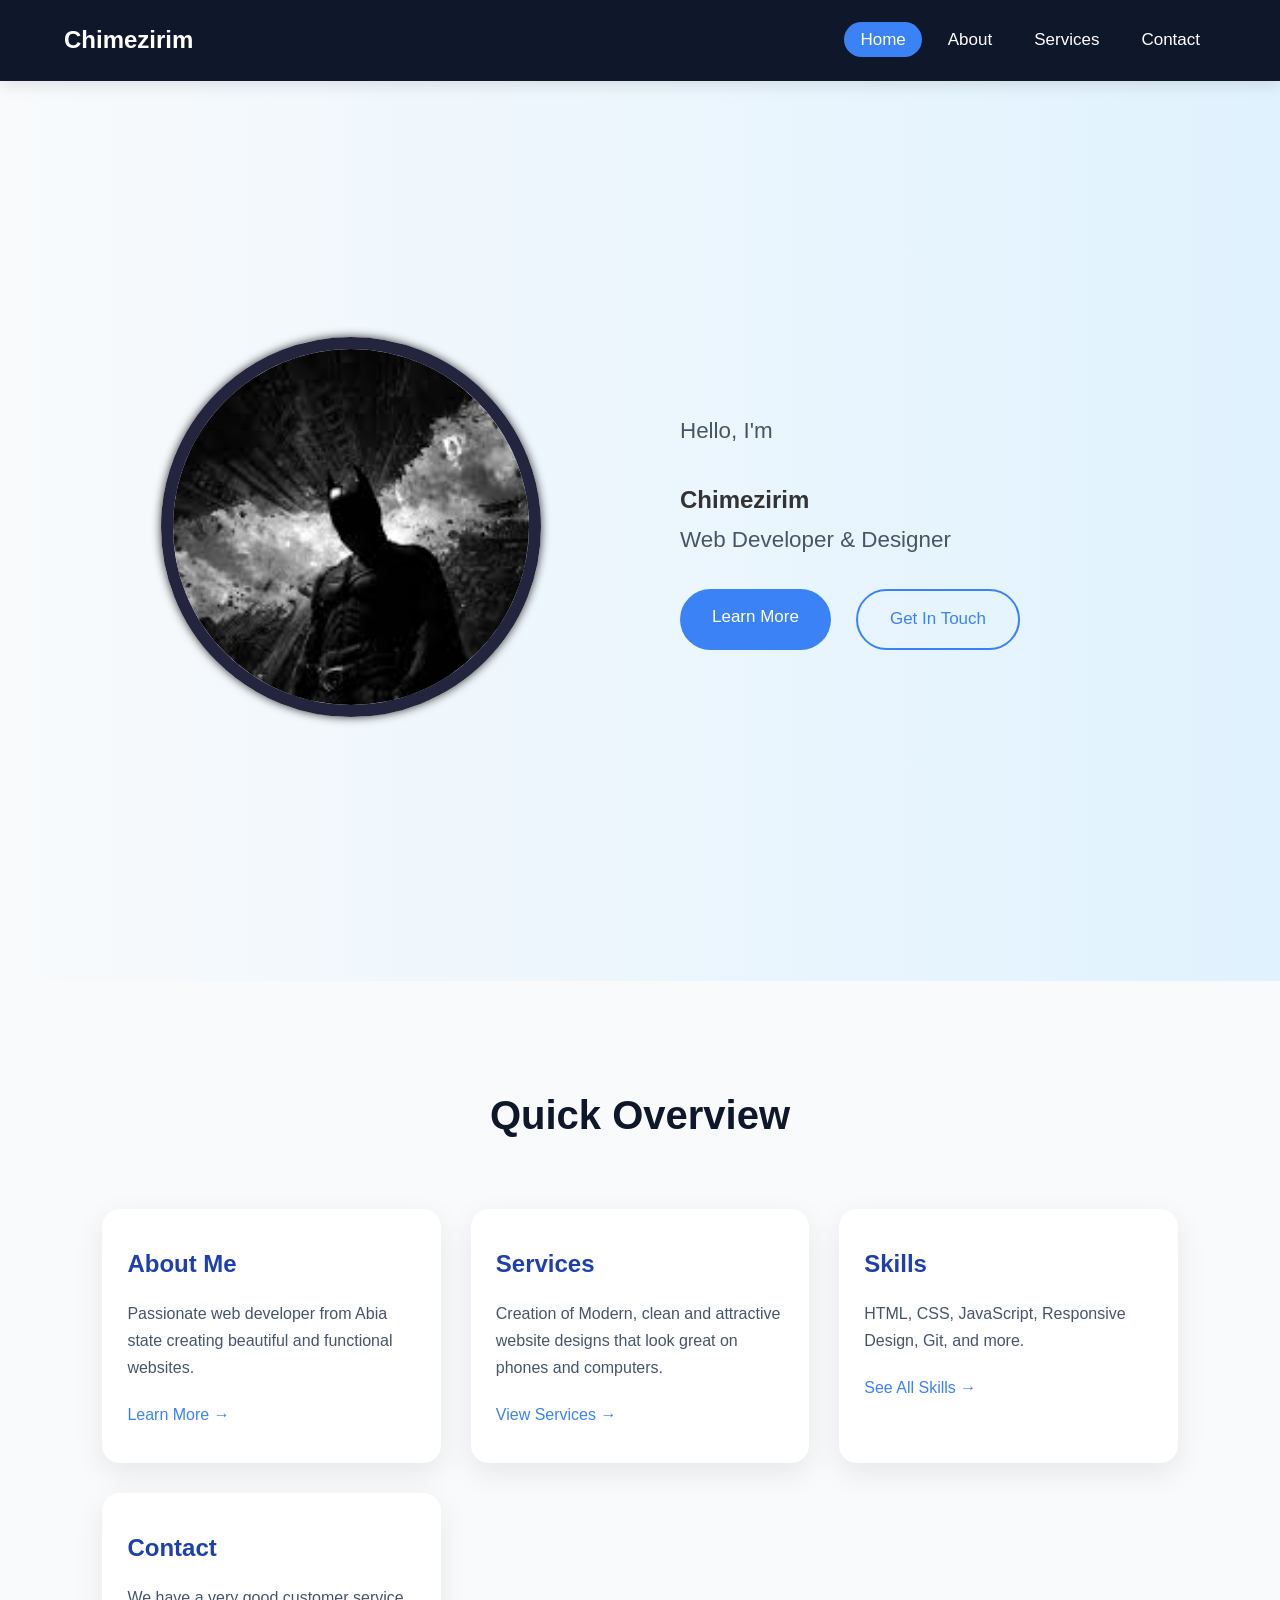
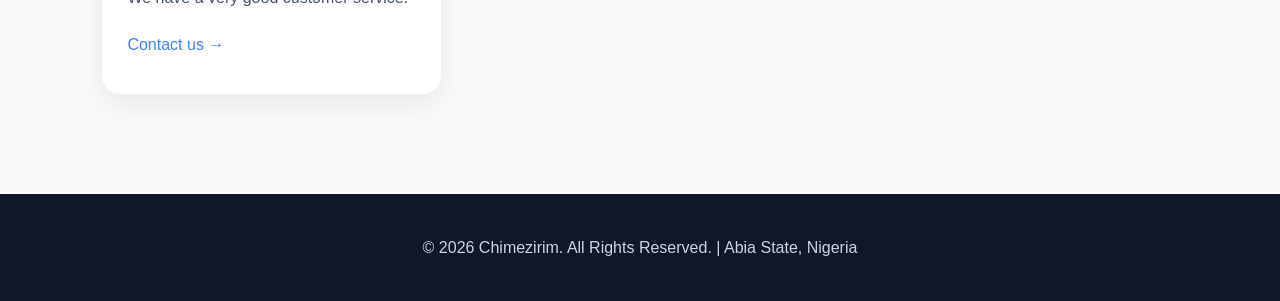
<file: index.html>
<!DOCTYPE html>
<html lang="en">
<head>
    <meta charset="UTF-8">
    <meta name="viewport" content="width=device-width, initial-scale=1.0">
    <title>Chimezirim - Web Developer</title>
    <link rel="stylesheet" href="style.css">
</head>
<body>

    <nav>
        <div class="logo">Chimezirim</div>
        <ul>
            <li><a href="index.html" class="active">Home</a></li>
            <li><a href="about.html">About</a></li>
            <li><a href="services.html">Services</a></li>
            <li><a href="contact.html">Contact</a></li>
        </ul>
    </nav>

    <!-- Hero Section -->
    <section class="hero">
        <div class="hero-content">
            <div class="profile-pic">
                <img src="bat.jpg" alt="Chimezirim">
            </div>

            <div class="text-content">
                <p>Hello, I'm</p>
                <h1>Chimezirim</h1>
                <p>Web Developer & Designer</p>
                
                <div class="buttons">
                    <a href="about.html" class="btn btn-primary">Learn More</a>
                    <a href="contact.html" class="btn btn-outline">Get In Touch</a>
                </div>
            </div>
        </div>
    </section>

    <!-- Short Teasers Section -->
    <section class="teasers">
        <div class="teasers-container">
            
            <h2>Quick Overview</h2>

            <div class="teaser-grid">
                
                <!-- About Teaser -->
                <div class="teaser-card">
                    <h3>About Me</h3>
                    <p>Passionate web developer from Abia state creating beautiful and functional websites.</p>
                    <a href="about.html" class="teaser-link">Learn More →</a>
                </div>

                <!-- Experience Teaser -->
                <div class="teaser-card">
                    <h3>Services</h3>
                    <p>Creation of Modern, clean and attractive website designs that look great on phones and computers.</p>
                    <a href="services.html" class="teaser-link">View Services →</a>
                </div>

                <!-- Skills Teaser -->
                <div class="teaser-card">
                    <h3>Skills</h3>
                    <p>HTML, CSS, JavaScript, Responsive Design, Git, and more.</p>
                    <a href="about.html" class="teaser-link">See All Skills →</a>
                </div>

                <!-- Projects Teaser -->
                <div class="teaser-card">
                    <h3>Contact</h3>
                    <p>We have a very good customer service.</p>
                    <a href="contact.html" class="teaser-link">Contact us →</a>
                </div>

            </div>
        </div>
    </section>

    <footer>
        <p>&copy; 2026 Chimezirim. All Rights Reserved. | Abia State, Nigeria</p>
    </footer>

</body>
</html>
</file>
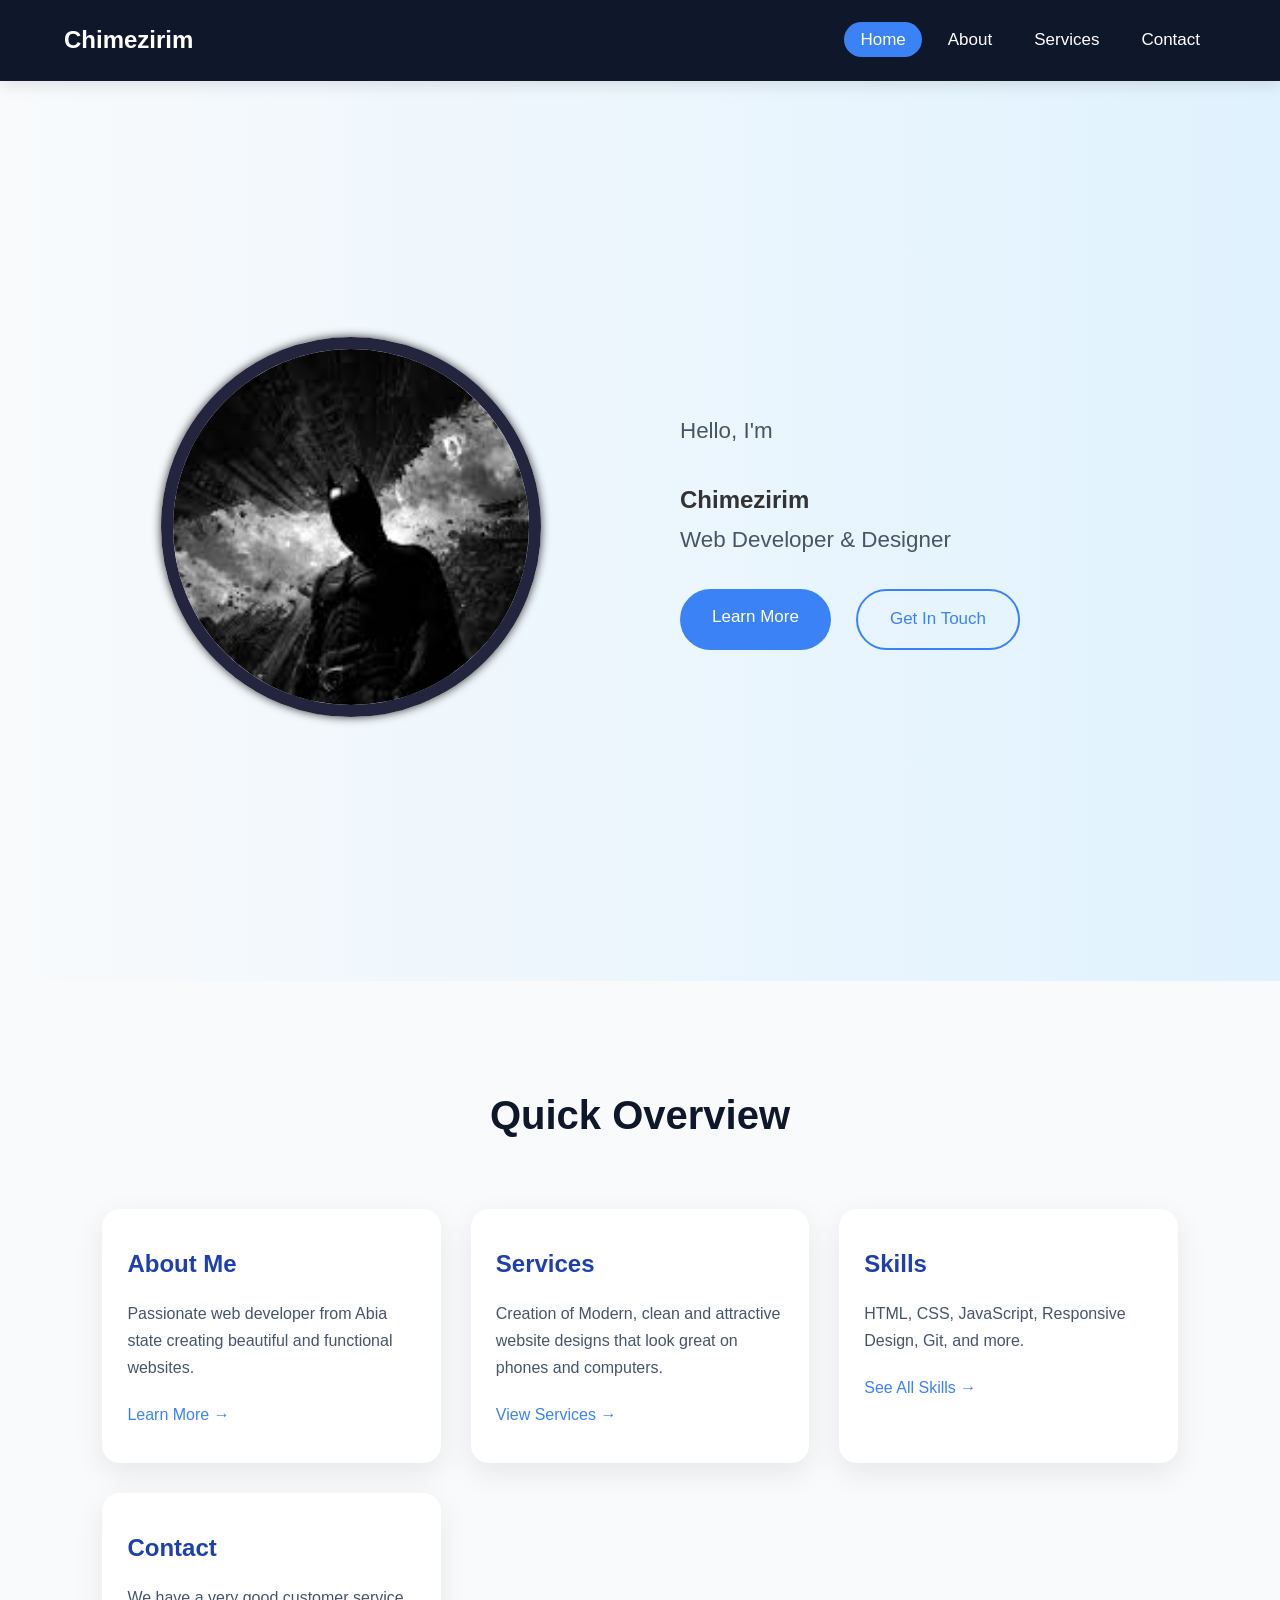
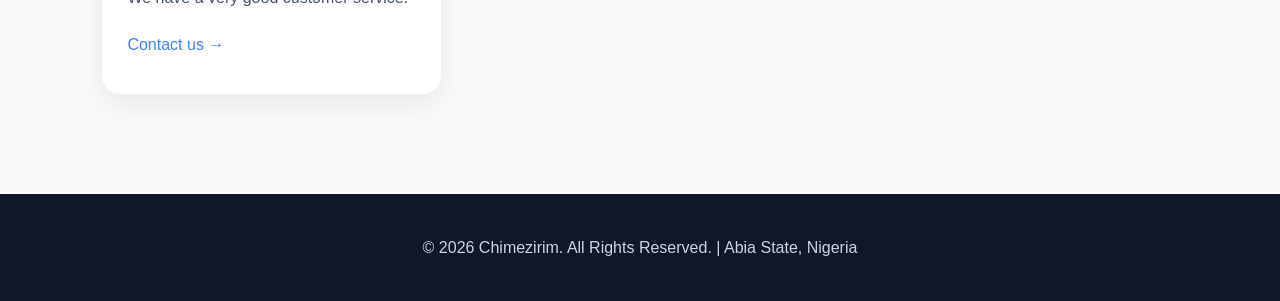
<file: website/index.html>
<!DOCTYPE html>
<html lang="en">
<head>
    <meta charset="UTF-8">
    <meta name="viewport" content="width=device-width, initial-scale=1.0">
    <title>Chimezirim - Web Developer</title>
    <link rel="stylesheet" href="style.css">
</head>
<body>

    <nav>
        <div class="logo">Chimezirim</div>
        <ul>
            <li><a href="index.html" class="active">Home</a></li>
            <li><a href="about.html">About</a></li>
            <li><a href="services.html">Services</a></li>
            <li><a href="contact.html">Contact</a></li>
        </ul>
    </nav>

    <!-- Hero Section -->
    <section class="hero">
        <div class="hero-content">
            <div class="profile-pic">
                <img src="bat.jpg" alt="Chimezirim">
            </div>

            <div class="text-content">
                <p>Hello, I'm</p>
                <h1>Chimezirim</h1>
                <p>Web Developer & Designer</p>
                
                <div class="buttons">
                    <a href="about.html" class="btn btn-primary">Learn More</a>
                    <a href="contact.html" class="btn btn-outline">Get In Touch</a>
                </div>
            </div>
        </div>
    </section>

    <!-- Short Teasers Section -->
    <section class="teasers">
        <div class="teasers-container">
            
            <h2>Quick Overview</h2>

            <div class="teaser-grid">
                
                <!-- About Teaser -->
                <div class="teaser-card">
                    <h3>About Me</h3>
                    <p>Passionate web developer from Abia state creating beautiful and functional websites.</p>
                    <a href="about.html" class="teaser-link">Learn More →</a>
                </div>

                <!-- Experience Teaser -->
                <div class="teaser-card">
                    <h3>Services</h3>
                    <p>Creation of Modern, clean and attractive website designs that look great on phones and computers.</p>
                    <a href="services.html" class="teaser-link">View Services →</a>
                </div>

                <!-- Skills Teaser -->
                <div class="teaser-card">
                    <h3>Skills</h3>
                    <p>HTML, CSS, JavaScript, Responsive Design, Git, and more.</p>
                    <a href="about.html" class="teaser-link">See All Skills →</a>
                </div>

                <!-- Projects Teaser -->
                <div class="teaser-card">
                    <h3>Contact</h3>
                    <p>We have a very good customer service.</p>
                    <a href="contact.html" class="teaser-link">Contact us →</a>
                </div>

            </div>
        </div>
    </section>

    <footer>
        <p>&copy; 2026 Chimezirim. All Rights Reserved. | Abia State, Nigeria</p>
    </footer>

</body>
</html>
</file>
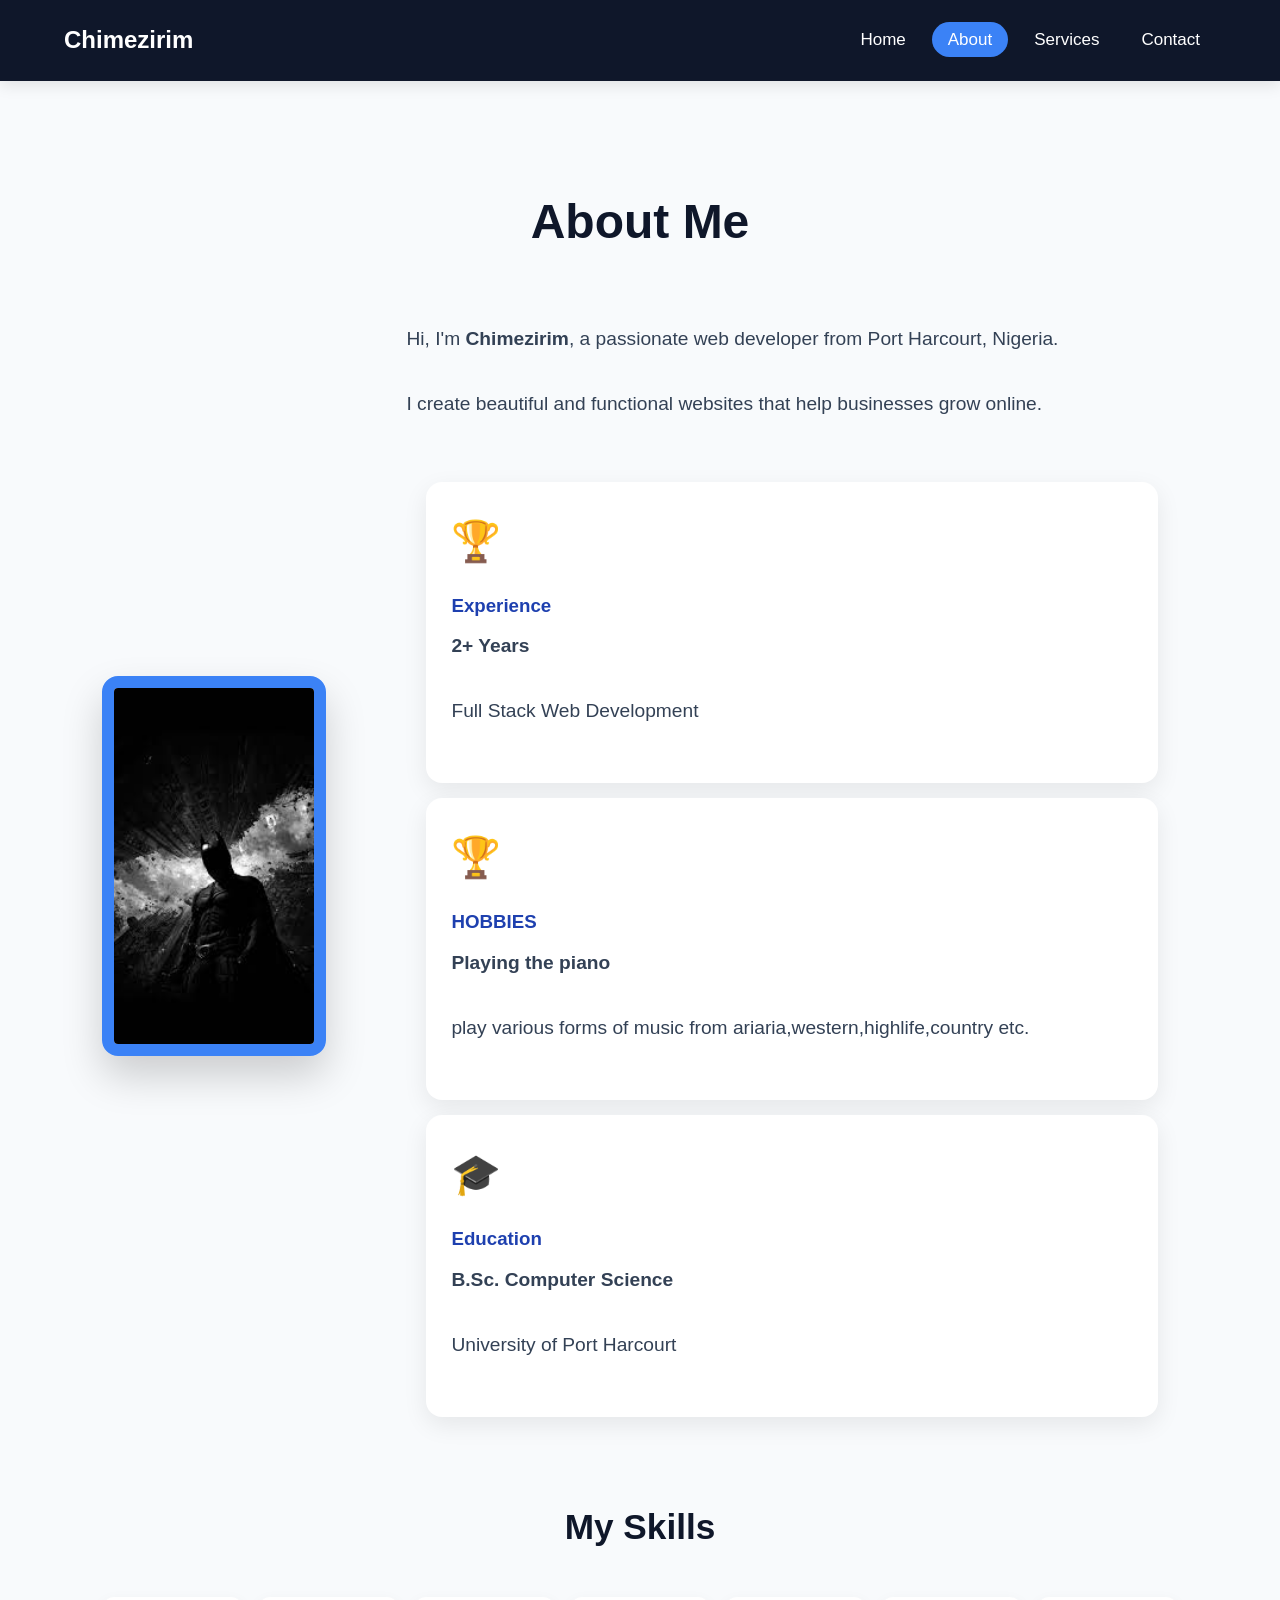
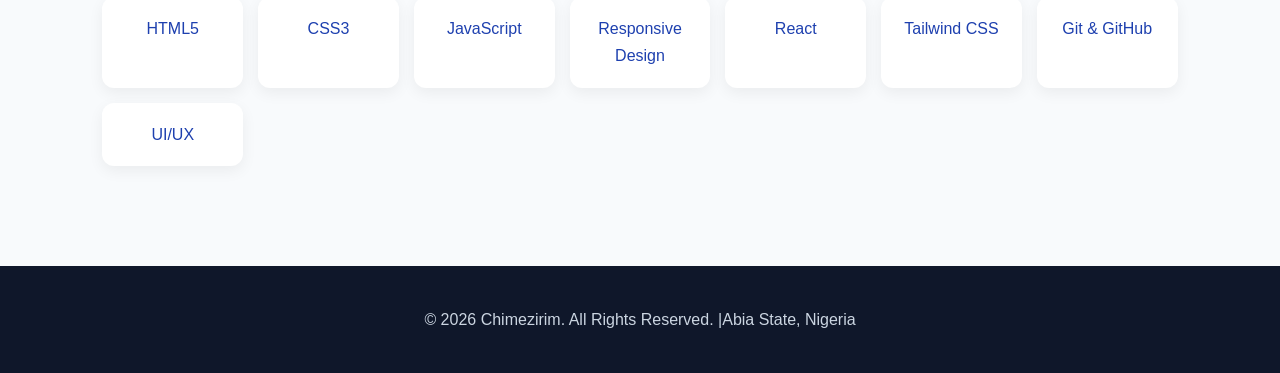
<file: about.html>
<!DOCTYPE html>
<html lang="en">
<head>
    <meta charset="UTF-8">
    <meta name="viewport" content="width=device-width, initial-scale=1.0">
    <title>About Me - Chimezirim</title>
    <link rel="stylesheet" href="style.css">
</head>
<body>

    <nav>
        <div class="logo">Chimezirim</div>
        <ul>
            <li><a href="index.html">Home</a></li>
            <li><a href="about.html" class="active">About</a></li>
            <li><a href="services.html">Services</a></li>
            <li><a href="contact.html">Contact</a></li>
        </ul>
    </nav>

    <section class="about-section">
        <div class="about-container">
            
            <h1>About Me</h1>
            
            <div class="about-content">
                <!-- Styled Profile Image -->
                <div class="about-image">
                    <img src="bat.jpg" alt="Chimezirim">
                </div>
                
                <!-- Text Content -->
                <div class="about-text">
                    <p>Hi, I'm <strong>Chimezirim</strong>, a passionate web developer from Port Harcourt, Nigeria.</p>
                    <p>I create beautiful and functional websites that help businesses grow online.</p>
                    
                    <div class="info-cards">
                        <div class="card">
                            <span class="icon">🏆</span>
                            <h3>Experience</h3>
                            <p class="detail">2+ Years</p>
                            <p>Full Stack Web Development</p>
                        </div>
			 <div class="card">
                            <span class="icon">🏆</span>
                            <h3>HOBBIES</h3>
                            <p class="detail">Playing the piano</p>
                            <p>play various forms of music from ariaria,western,highlife,country etc.</p>
                        </div>

                        <div class="card">
                            <span class="icon">🎓</span>
                            <h3>Education</h3>
                            <p class="detail">B.Sc. Computer Science</p>
                            <p>University of Port Harcourt</p>
                        </div>
                    </div>
                </div>
            </div>

            <!-- Skills & More About Me (kept from before) -->
            <div class="skills-section">
                <h2>My Skills</h2>
                <div class="skills-grid">
                    <div class="skill-item">HTML5</div>
                    <div class="skill-item">CSS3</div>
                    <div class="skill-item">JavaScript</div>
                    <div class="skill-item">Responsive Design</div>
                    <div class="skill-item">React</div>
                    <div class="skill-item">Tailwind CSS</div>
                    <div class="skill-item">Git & GitHub</div>
                    <div class="skill-item">UI/UX</div>
                </div>
            </div>

        </div>
    </section>

    <footer>
        <p>&copy; 2026 Chimezirim. All Rights Reserved. |Abia State, Nigeria</p>
    </footer>

</body>
</html>
</file>
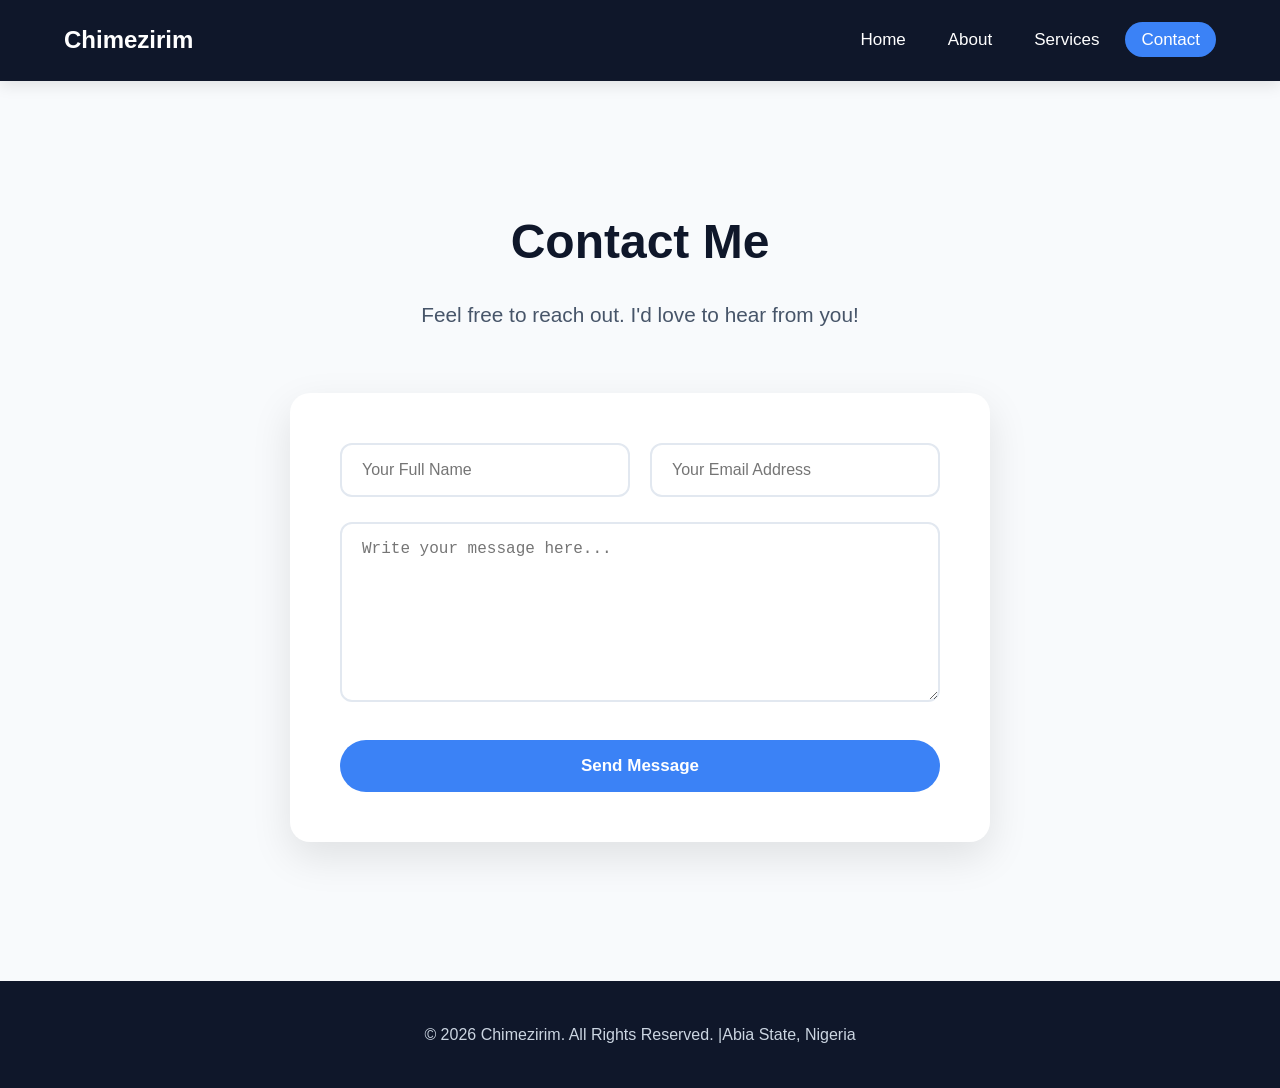
<file: contact.html>
<!DOCTYPE html>
<html lang="en">
<head>
    <meta charset="UTF-8">
    <meta name="viewport" content="width=device-width, initial-scale=1.0">
    <title>Contact Me - Chimezirim</title>
    <link rel="stylesheet" href="style.css">
</head>
<body>

    <nav>
        <div class="logo">Chimezirim</div>
        <ul>
            <li><a href="index.html">Home</a></li>
            <li><a href="about.html">About</a></li>
            <li><a href="services.html">Services</a></li>
            <li><a href="contact.html" class="active">Contact</a></li>
        </ul>
    </nav>

    <section class="contact-section">
        <div class="contact-container">
            <h1>Contact Me</h1>
            <p class="subtitle">Feel free to reach out. I'd love to hear from you!</p>

            <form class="contact-form">
                <div class="form-row">
                    <input type="text" placeholder="Your Full Name" required>
                    <input type="email" placeholder="Your Email Address" required>
                </div>
                
                <textarea rows="7" placeholder="Write your message here..." required></textarea>
                
                <button type="submit" class="send-btn">Send Message</button>
            </form>
        </div>
    </section>

    <footer>
        <p>&copy; 2026 Chimezirim. All Rights Reserved. |Abia State, Nigeria</p>
    </footer>

</body>
</html>
</file>
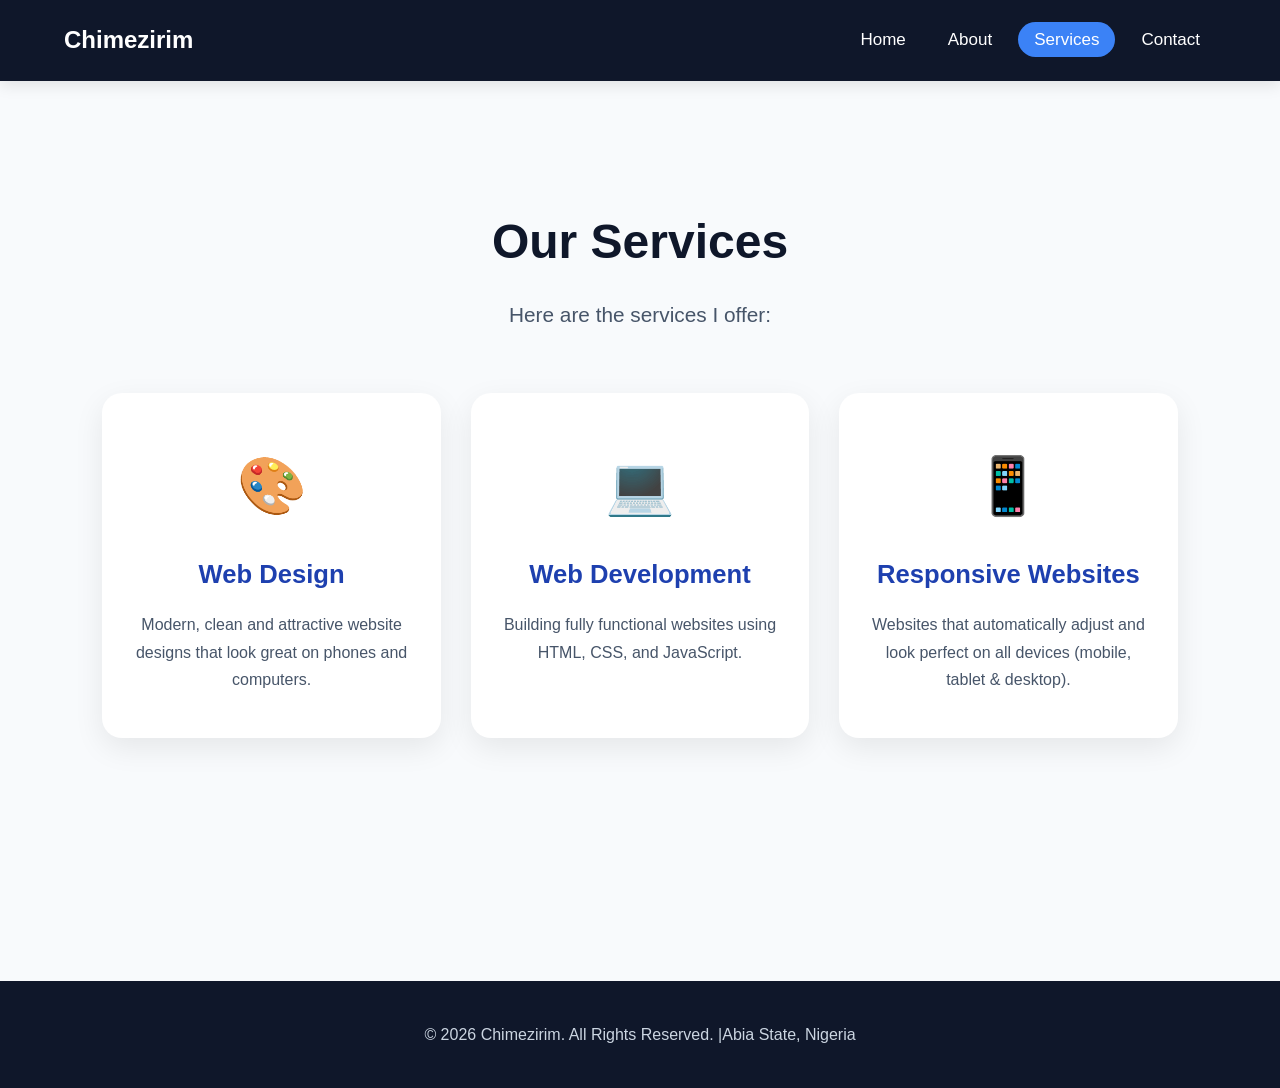
<file: services.html>
<!DOCTYPE html>
<html lang="en">
<head>
    <meta charset="UTF-8">
    <meta name="viewport" content="width=device-width, initial-scale=1.0">
    <title>Services - Chimezirim</title>
    <link rel="stylesheet" href="style.css">
</head>
<body>

    <nav>
        <div class="logo">Chimezirim</div>
        <ul>
            <li><a href="index.html">Home</a></li>
            <li><a href="about.html">About</a></li>
            <li><a href="services.html" class="active">Services</a></li>
            <li><a href="contact.html">Contact</a></li>
        </ul>
    </nav>

    <section class="services-section">
        <div class="services-container">
            <h1>Our Services</h1>
            <p class="subtitle">Here are the services I offer:</p>

            <div class="services-grid">
                
                <div class="service-card">
                    <div class="service-icon">🎨</div>
                    <h3>Web Design</h3>
                    <p>Modern, clean and attractive website designs that look great on phones and computers.</p>
                </div>

                <div class="service-card">
                    <div class="service-icon">💻</div>
                    <h3>Web Development</h3>
                    <p>Building fully functional websites using HTML, CSS, and JavaScript.</p>
                </div>

                <div class="service-card">
                    <div class="service-icon">📱</div>
                    <h3>Responsive Websites</h3>
                    <p>Websites that automatically adjust and look perfect on all devices (mobile, tablet & desktop).</p>
                </div>

            </div>
        </div>
    </section>

    <footer>
        <p>&copy; 2026 Chimezirim. All Rights Reserved. |Abia State, Nigeria</p>
    </footer>

</body>
</html>
</file>
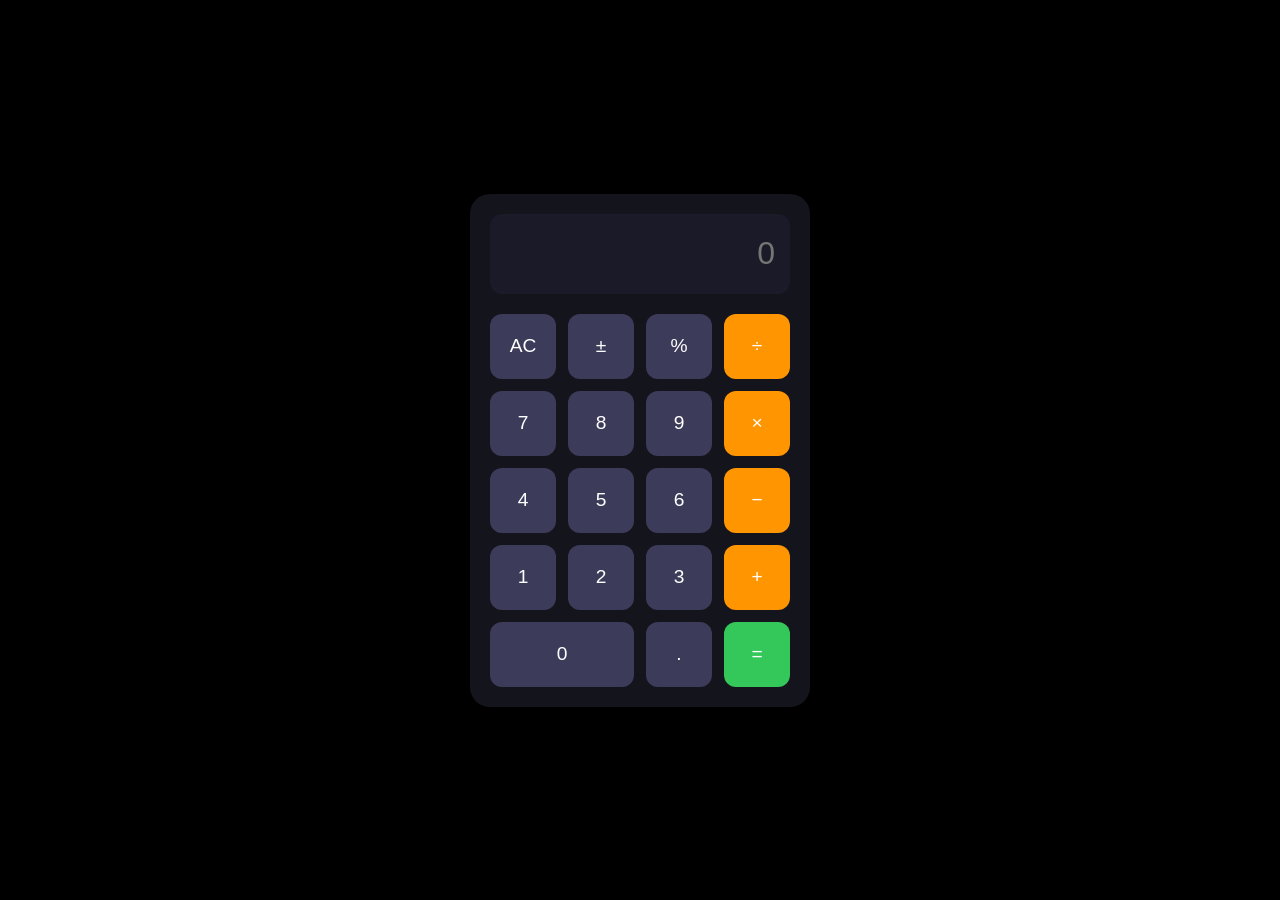
<file: calc/calc.html>
<!DOCTYPE html>
<html lang="en">
<head>
    <meta charset="UTF-8">
    <meta name="viewport" content="width=device-width, initial-scale=1.0">
    <title>Calculator</title>
    <link rel="stylesheet" href="style.css">
</head>
<body>

    <div class="calculator">
        <div class="display">
            <input type="text" placeholder="0" readonly>
        </div>

        <div class="buttons">
            <button>AC</button>
            <button>±</button>
            <button>%</button>
            <button class="operator">÷</button>

            <button>7</button>
            <button>8</button>
            <button>9</button>
            <button class="operator">×</button>

            <button>4</button>
            <button>5</button>
            <button>6</button>
            <button class="operator">−</button>

            <button>1</button>
            <button>2</button>
            <button>3</button>
            <button class="operator">+</button>

            <button class="zero">0</button>
            <button>.</button>
            <button class="equals">=</button>
        </div>
    </div>

</body>
</html>
</file>
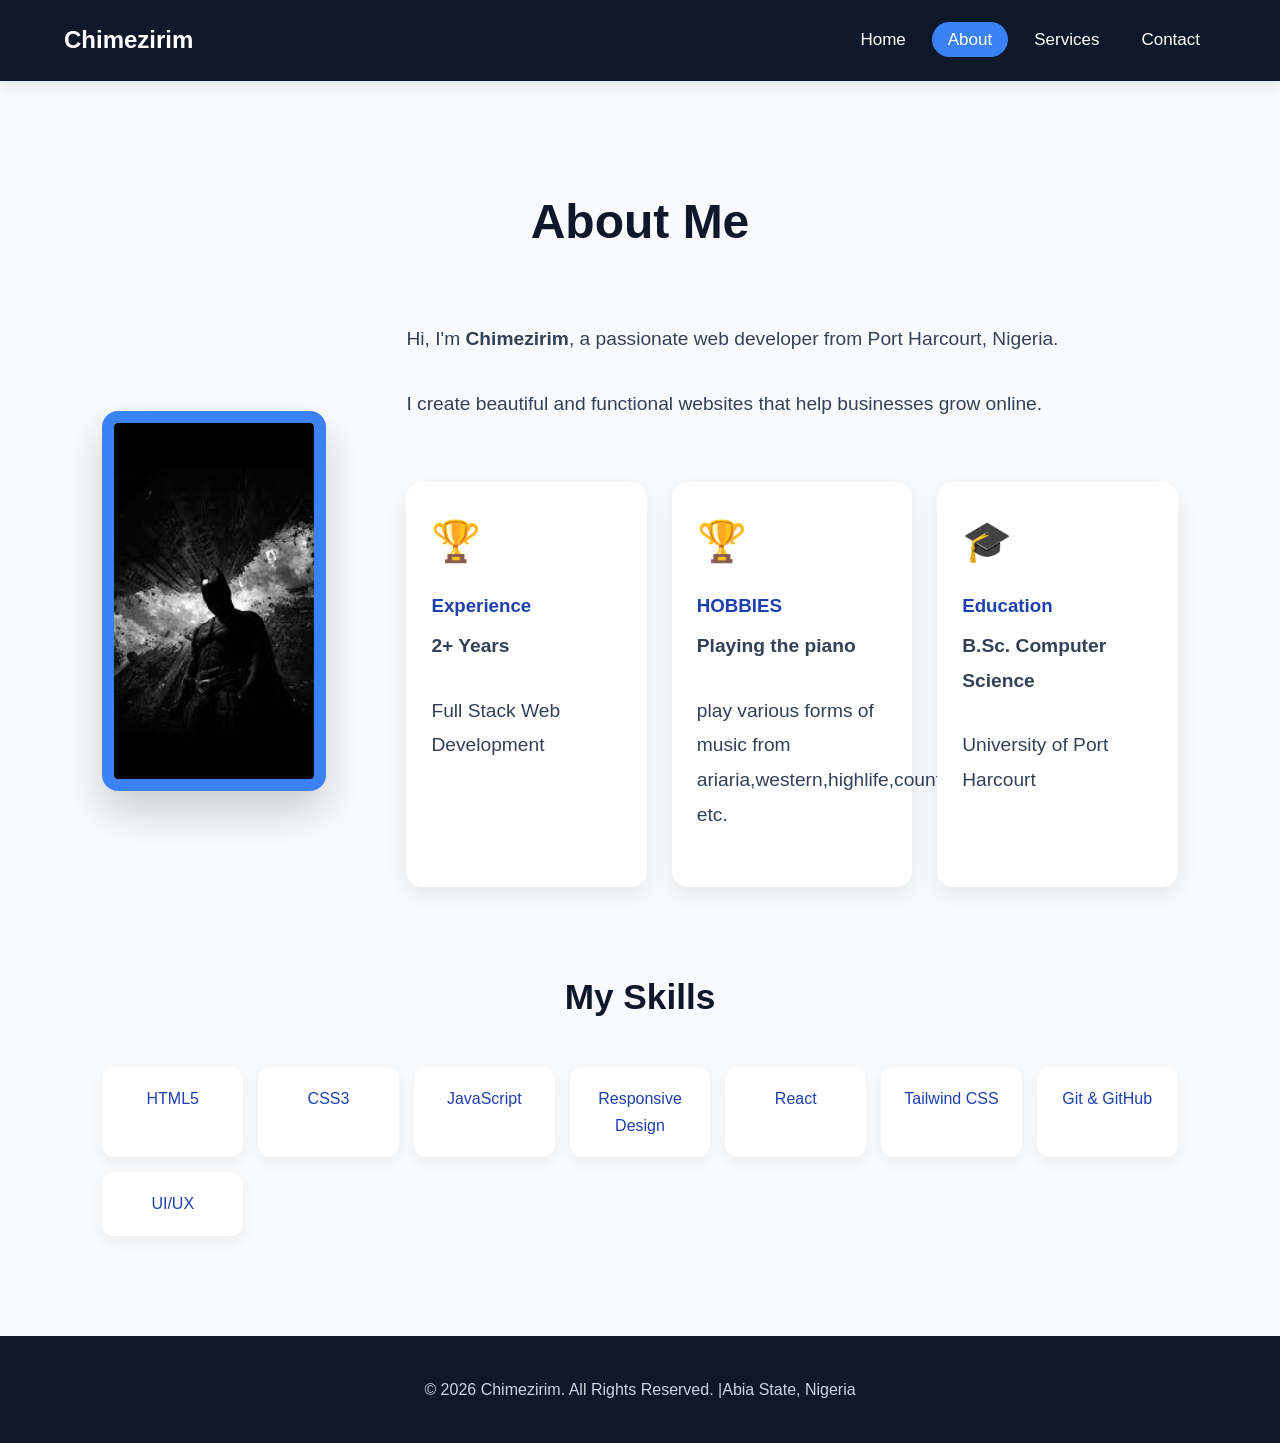
<file: website/about.html>
<!DOCTYPE html>
<html lang="en">
<head>
    <meta charset="UTF-8">
    <meta name="viewport" content="width=device-width, initial-scale=1.0">
    <title>About Me - Chimezirim</title>
    <link rel="stylesheet" href="style.css">
</head>
<body>

    <nav>
        <div class="logo">Chimezirim</div>
        <ul>
            <li><a href="index.html">Home</a></li>
            <li><a href="about.html" class="active">About</a></li>
            <li><a href="services.html">Services</a></li>
            <li><a href="contact.html">Contact</a></li>
        </ul>
    </nav>

    <section class="about-section">
        <div class="about-container">
            
            <h1>About Me</h1>
            
            <div class="about-content">
                <!-- Styled Profile Image -->
                <div class="about-image">
                    <img src="bat.jpg" alt="Chimezirim">
                </div>
                
                <!-- Text Content -->
                <div class="about-text">
                    <p>Hi, I'm <strong>Chimezirim</strong>, a passionate web developer from Port Harcourt, Nigeria.</p>
                    <p>I create beautiful and functional websites that help businesses grow online.</p>
                    
                    <div class="info-cards">
                        <div class="card">
                            <span class="icon">🏆</span>
                            <h3>Experience</h3>
                            <p class="detail">2+ Years</p>
                            <p>Full Stack Web Development</p>
                        </div>
			 <div class="card">
                            <span class="icon">🏆</span>
                            <h3>HOBBIES</h3>
                            <p class="detail">Playing the piano</p>
                            <p>play various forms of music from ariaria,western,highlife,country etc.</p>
                        </div>

                        <div class="card">
                            <span class="icon">🎓</span>
                            <h3>Education</h3>
                            <p class="detail">B.Sc. Computer Science</p>
                            <p>University of Port Harcourt</p>
                        </div>
                    </div>
                </div>
            </div>

            <!-- Skills & More About Me (kept from before) -->
            <div class="skills-section">
                <h2>My Skills</h2>
                <div class="skills-grid">
                    <div class="skill-item">HTML5</div>
                    <div class="skill-item">CSS3</div>
                    <div class="skill-item">JavaScript</div>
                    <div class="skill-item">Responsive Design</div>
                    <div class="skill-item">React</div>
                    <div class="skill-item">Tailwind CSS</div>
                    <div class="skill-item">Git & GitHub</div>
                    <div class="skill-item">UI/UX</div>
                </div>
            </div>

        </div>
    </section>

    <footer>
        <p>&copy; 2026 Chimezirim. All Rights Reserved. |Abia State, Nigeria</p>
    </footer>

</body>
</html>
</file>
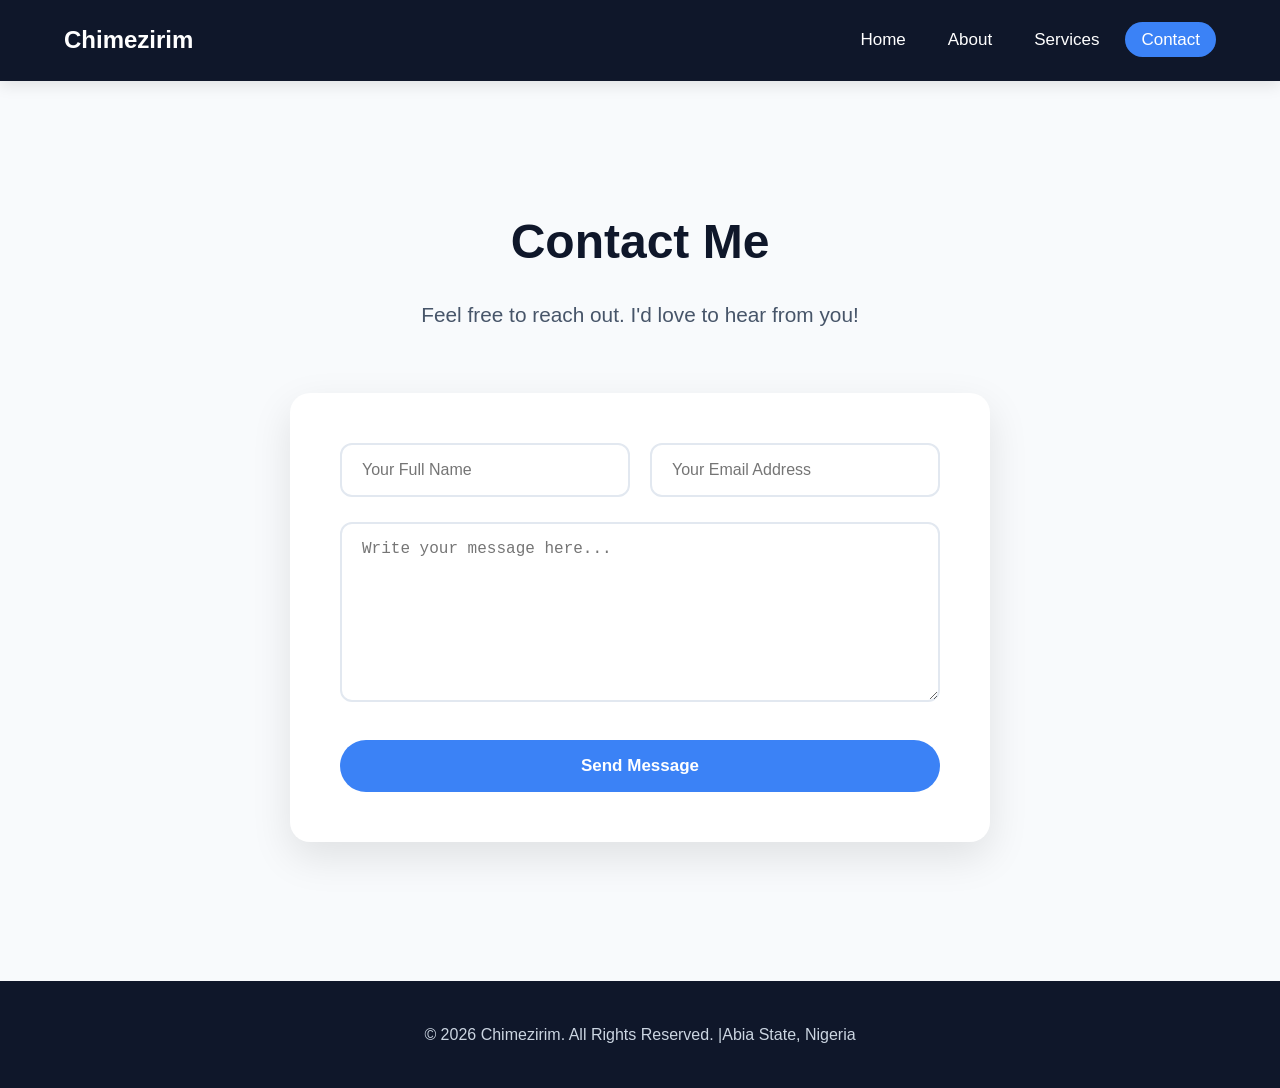
<file: website/contact.html>
<!DOCTYPE html>
<html lang="en">
<head>
    <meta charset="UTF-8">
    <meta name="viewport" content="width=device-width, initial-scale=1.0">
    <title>Contact Me - Chimezirim</title>
    <link rel="stylesheet" href="style.css">
</head>
<body>

    <nav>
        <div class="logo">Chimezirim</div>
        <ul>
            <li><a href="index.html">Home</a></li>
            <li><a href="about.html">About</a></li>
            <li><a href="services.html">Services</a></li>
            <li><a href="contact.html" class="active">Contact</a></li>
        </ul>
    </nav>

    <section class="contact-section">
        <div class="contact-container">
            <h1>Contact Me</h1>
            <p class="subtitle">Feel free to reach out. I'd love to hear from you!</p>

            <form class="contact-form">
                <div class="form-row">
                    <input type="text" placeholder="Your Full Name" required>
                    <input type="email" placeholder="Your Email Address" required>
                </div>
                
                <textarea rows="7" placeholder="Write your message here..." required></textarea>
                
                <button type="submit" class="send-btn">Send Message</button>
            </form>
        </div>
    </section>

    <footer>
        <p>&copy; 2026 Chimezirim. All Rights Reserved. |Abia State, Nigeria</p>
    </footer>

</body>
</html>
</file>
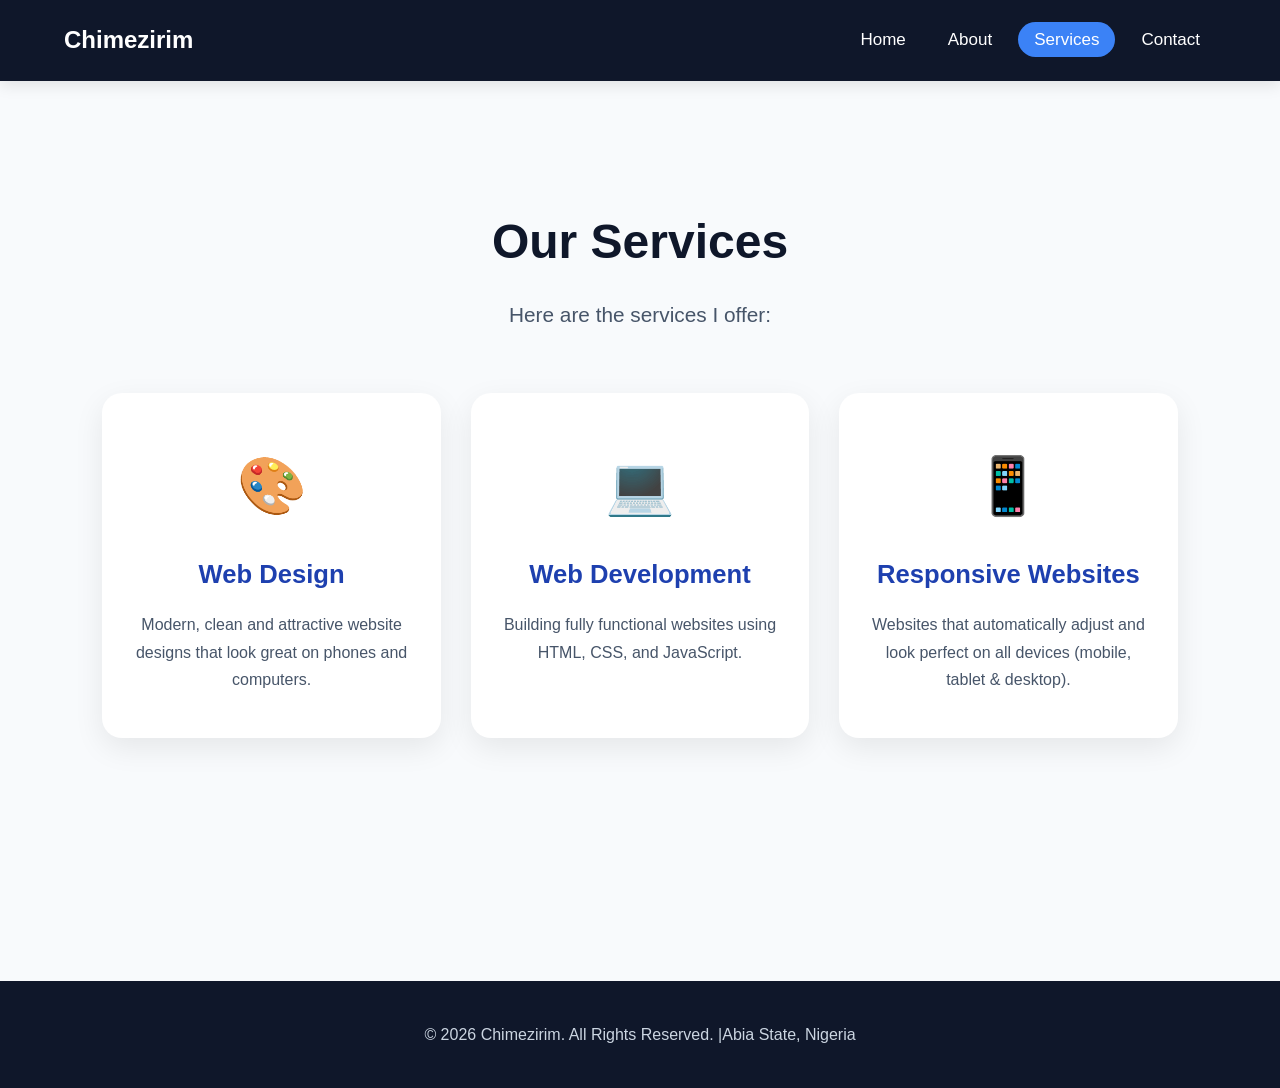
<file: website/services.html>
<!DOCTYPE html>
<html lang="en">
<head>
    <meta charset="UTF-8">
    <meta name="viewport" content="width=device-width, initial-scale=1.0">
    <title>Services - Chimezirim</title>
    <link rel="stylesheet" href="style.css">
</head>
<body>

    <nav>
        <div class="logo">Chimezirim</div>
        <ul>
            <li><a href="index.html">Home</a></li>
            <li><a href="about.html">About</a></li>
            <li><a href="services.html" class="active">Services</a></li>
            <li><a href="contact.html">Contact</a></li>
        </ul>
    </nav>

    <section class="services-section">
        <div class="services-container">
            <h1>Our Services</h1>
            <p class="subtitle">Here are the services I offer:</p>

            <div class="services-grid">
                
                <div class="service-card">
                    <div class="service-icon">🎨</div>
                    <h3>Web Design</h3>
                    <p>Modern, clean and attractive website designs that look great on phones and computers.</p>
                </div>

                <div class="service-card">
                    <div class="service-icon">💻</div>
                    <h3>Web Development</h3>
                    <p>Building fully functional websites using HTML, CSS, and JavaScript.</p>
                </div>

                <div class="service-card">
                    <div class="service-icon">📱</div>
                    <h3>Responsive Websites</h3>
                    <p>Websites that automatically adjust and look perfect on all devices (mobile, tablet & desktop).</p>
                </div>

            </div>
        </div>
    </section>

    <footer>
        <p>&copy; 2026 Chimezirim. All Rights Reserved. |Abia State, Nigeria</p>
    </footer>

</body>
</html>
</file>
<file: style.css>
/* ==================== RESET ==================== */
* {
    margin: 0;
    padding: 0;
    box-sizing: border-box;
}

body {
    font-family: 'Segoe UI', Arial, sans-serif;
    line-height: 1.7;
    background-color: #f8fafc;
    color: #333;
}

/* ==================== NAVIGATION ==================== */
nav {
    background: #0f172a;
    padding: 20px 5%;
    position: sticky;
    top: 0;
    box-shadow: 0 4px 15px rgba(0,0,0,0.1);
    display: flex;
    justify-content: space-between;
    align-items: center;
    z-index: 100;
}

nav .logo {
    font-size: 24px;
    font-weight: bold;
    color: white;
}

nav ul {
    display: flex;
    list-style: none;
    gap: 10px;                    /* Cleaner than margin-left on each li */
}

nav ul li a {
    color: white;
    text-decoration: none;
    font-size: 17px;
    padding: 8px 16px;
    border-radius: 50px;
    transition: 0.3s;
}

nav ul li a:hover,
nav ul li a.active {
    background: #3b82f6;
}

/* ==================== HERO / HOME ==================== */
.hero {
    min-height: 100vh;
    display: flex;
    align-items: center;
    padding: 0 8%;
    background: linear-gradient(to right, #f8fafc, #e0f2fe);
}

 .hero-content {
    display: flex;
    align-items: center;
    gap: 80px;
    max-width: 1200px;
    margin: 0 auto;
    width: 100%;
}

.profile-pic {
    flex: 1;                    /* ← Added back */
    text-align: center;
}

.profile-pic img {
    width: 380px;
    height: 380px;
    border-radius: 50%;
    object-fit: cover;
    border: 12px solid #23253f;
    box-shadow: 0 0 10px #363535;
}

.text-content {
    flex: 1;                    /* ← Added back */
    min-width: 300px;           /* Good to have for responsiveness */
}

.text-content p {
    font-size: 1.4rem;
    color: #475569;
    margin-bottom: 30px;
}

.buttons {
    display: flex;
    gap: 25px;
}

.btn {
    padding: 14px 32px;
    border-radius: 50px;
    font-size: 17px;
    text-decoration: none;
    transition: 0.3s;
    font-weight: 500;
}

.btn-primary {
    background: #3b82f6;
    color: white;
}

.btn-primary:hover {
    background: #2563eb;
    transform: scale(1.05);
}

.btn-outline {
    border: 2px solid #3b82f6;
    color: #3b82f6;
}

.btn-outline:hover {
    background: #3b82f6;
    color: white;
}

/* ==================== ABOUT PAGE ==================== */
.about-section {
    padding: 100px 8%;
    background: #f8fafc;
    min-height: 100vh;
}

.about-container {
    max-width: 1100px;
    margin: 0 auto;
}

.about-container h1 {
    text-align: center;
    font-size: 3rem;
    margin-bottom: 60px;
    color: #0f172a;
}

.about-content {
    display: flex;
    gap: 80px;
    align-items: center;
    flex-wrap: wrap;
}

/* Profile Image */
.about-image img {
    width: 100%;
    max-width: 380px;
    height: 380px;
    object-fit: cover;
    border: 12px solid #3b82f6;
    border-radius: 16px;
    box-shadow: 0 20px 40px rgba(0, 0, 0, 0.18);
    transition: transform 0.4s ease;
}

.about-image img:hover {
    transform: scale(1.05);
}

.about-text {
    flex: 1;
    min-width: 300px;
}

.about-text p {
    font-size: 1.2rem;
    line-height: 1.8;
    margin-bottom: 30px;
    color: #334155;
}

/* Info Cards */
.info-cards {
    display:grid;
    gap: 25px;
    grid-template-columns: repeat(auto-fit, minmax(140px, 1fr));
    margin-top: 60px;
}

.card {
    background: white;
    padding: 25px;
    border-radius: 16px;
    box-shadow: 0 8px 25px rgba(0,0,0,0.08);
    flex: 1;
    min-width: 220px;
    transition: 0.3s;
}

.card:hover {
    transform: translateY(-8px);
    box-shadow: 0 15px 35px rgba(0,0,0,0.12);
}

.card .icon {
    font-size: 2.5rem;
    display: block;
    margin-bottom: 15px;
}

.card h3 {
    margin-bottom: 8px;
    color: #1e40af;
}

.detail {
    font-weight: bold;
    color: #3b82f6;
    margin: 8px 0;
}

/* Skills Section */
.skills-section {
    margin-top: 80px;
}

.skills-section h2 {
    text-align: center;
    margin-bottom: 40px;
    font-size: 2.2rem;
    color: #0f172a;
}

.skills-grid {
    display: grid;
    grid-template-columns: repeat(auto-fit, minmax(140px, 1fr));
    gap: 15px;
    text-align: center;
}

.skill-item {
    background: white;
    padding: 18px 20px;
    border-radius: 12px;
    box-shadow: 0 5px 15px rgba(0,0,0,0.06);
    font-weight: 500;
    color: #1e40af;
    transition: 0.3s;
}

.skill-item:hover {
    transform: translateY(-5px);
    background: #eff6ff;
}

/* ==================== SERVICES PAGE ==================== */
.services-section {
    padding: 120px 8% 100px;
    background: #f8fafc;
    min-height: 100vh;
}

.services-container {
    max-width: 1100px;
    margin: 0 auto;
    text-align: center;
}

.services-container h1 {
    font-size: 3rem;
    margin-bottom: 15px;
    color: #0f172a;
}

.subtitle {
    font-size: 1.3rem;
    color: #475569;
    margin-bottom: 60px;
}

.services-grid {
    display: grid;
    grid-template-columns: repeat(auto-fit, minmax(320px, 1fr));
    gap: 30px;
}

.service-card {
    background: white;
    padding: 45px 30px;
    border-radius: 20px;
    box-shadow: 0 10px 30px rgba(0,0,0,0.08);
    transition: all 0.4s ease;
    text-align: center;
}

.service-card:hover {
    transform: translateY(-15px);
    box-shadow: 0 20px 40px rgba(59, 130, 246, 0.15);
}

.service-icon {
    font-size: 3.5rem;
    margin-bottom: 20px;
}

.service-card h3 {
    font-size: 1.6rem;
    margin-bottom: 15px;
    color: #1e40af;
}

.service-card p {
    color: #475569;
    line-height: 1.7;
}

/* ==================== CONTACT PAGE ==================== */
.contact-section {
    padding: 120px 8% 100px;
    background: #f8fafc;
    min-height: 100vh;
}

.contact-container {
    max-width: 700px;
    margin: 0 auto;
    text-align: center;
}

.contact-section h1 {
    font-size: 3rem;
    margin-bottom: 15px;
    color: #0f172a;
}

.contact-form {
    background: white;
    padding: 50px;
    border-radius: 20px;
    box-shadow: 0 15px 40px rgba(0,0,0,0.1);
    margin-top: 30px;
}

.form-row {
    display: flex;
    gap: 20px;
    margin-bottom: 25px;
}

.form-row input,
textarea {
    width: 100%;
    padding: 16px 20px;
    border: 2px solid #e2e8f0;
    border-radius: 12px;
    font-size: 16px;
}

.form-row input:focus,
textarea:focus {
    border-color: #3b82f6;
    outline: none;
}

textarea {
    resize: vertical;
    min-height: 180px;
    margin-bottom: 30px;
}

.send-btn {
    padding: 16px 50px;
    background: #3b82f6;
    color: white;
    border: none;
    border-radius: 50px;
    font-size: 17px;
    font-weight: 600;
    cursor: pointer;
    transition: 0.3s;
    width: 100%;
}

.send-btn:hover {
    background: #2563eb;
    transform: translateY(-3px);
}

/* ==================== TEASERS / HOME ==================== */
.teasers {
    padding: 100px 8%;
    background: #f8fafc;
}

.teasers-container {
    max-width: 1100px;
    margin: 0 auto;
    text-align: center;
}

.teasers h2 {
    font-size: 2.5rem;
    margin-bottom: 60px;
    color: #0f172a;
}

.teaser-grid {
    display: grid;
    grid-template-columns: repeat(auto-fit, minmax(260px, 1fr));
    gap: 30px;
}

.teaser-card {
    background: white;
    padding: 35px 25px;
    border-radius: 18px;
    box-shadow: 0 10px 30px rgba(0,0,0,0.08);
    transition: 0.4s;
    text-align: left;
}

.teaser-card:hover {
    transform: translateY(-10px);
    box-shadow: 0 20px 40px rgba(59,130,246,0.12);
}

.teaser-card h3 {
    font-size: 1.5rem;
    margin-bottom: 15px;
    color: #1e40af;
}

.teaser-card p {
    color: #475569;
    line-height: 1.7;
    margin-bottom: 20px;
}

.teaser-link {
    color: #3b82f6;
    text-decoration: none;
    font-weight: 500;
}

.teaser-link:hover {
    text-decoration: underline;
}

/* ==================== FOOTER ==================== */
footer {
    background: #0f172a;
    color: #cbd5e1;
    text-align: center;
    padding: 40px;
}

@media (max-width: 768px) {

    .hero-content,
    .about-content,
    .form-row {
        flex-direction: column;
    }

    .hero-content {
        text-align: center;
        gap: 40px;
    }

    .profile-pic img {
        width: 250px;
        height: 250px;
    }

    nav {
        flex-direction: column;
        gap: 15px;
    }

    nav ul {
        justify-content: center;
        flex-wrap: wrap;
    }

    .buttons {
        flex-direction: column;
        align-items: center;
    }

    .about-container h1,
    .services-container h1,
    .contact-section h1 {
        font-size: 2rem;
    }

    .contact-form {
        padding: 25px;
    }
}

@media (max-width: 667px) {

    .hero-content,
    .about-content,
    .form-row {
        flex-direction: column;
    }

    .hero-content {
        text-align: center;
        gap: 40px;
    }

    .profile-pic img {
        width: 250px;
        height: 250px;
    }

    nav {
        flex-direction: column;
        gap: 15px;
    }

    nav ul {
        justify-content: center;
        flex-wrap: wrap;
    }

    .buttons {
        flex-direction: column;
        align-items: center;
    }

    .about-container h1,
    .services-container h1,
    .contact-section h1 {
        font-size: 2rem;
    }

    .contact-form {
        padding: 25px;
    }
}
 .info-cards {
        grid-template-columns: 1fr;
        gap: 15px;
        width: 100%;
        padding:0 20px;
    }
</file>
<file: website/style.css>
/* ==================== RESET ==================== */
* {
    margin: 0;
    padding: 0;
    box-sizing: border-box;
}

body {
    font-family: 'Segoe UI', Arial, sans-serif;
    line-height: 1.7;
    background-color: #f8fafc;
    color: #333;
}

/* ==================== NAVIGATION ==================== */
nav {
    background: #0f172a;
    padding: 20px 5%;
    position: sticky;
    top: 0;
    box-shadow: 0 4px 15px rgba(0,0,0,0.1);
    display: flex;
    justify-content: space-between;
    align-items: center;
    z-index: 100;
}

nav .logo {
    font-size: 24px;
    font-weight: bold;
    color: white;
}

nav ul {
    display: flex;
    list-style: none;
    gap: 10px;                    /* Cleaner than margin-left on each li */
}

nav ul li a {
    color: white;
    text-decoration: none;
    font-size: 17px;
    padding: 8px 16px;
    border-radius: 50px;
    transition: 0.3s;
}

nav ul li a:hover,
nav ul li a.active {
    background: #3b82f6;
}

/* ==================== HERO / HOME ==================== */
.hero {
    min-height: 100vh;
    display: flex;
    align-items: center;
    padding: 0 8%;
    background: linear-gradient(to right, #f8fafc, #e0f2fe);
}

 .hero-content {
    display: flex;
    align-items: center;
    gap: 80px;
    max-width: 1200px;
    margin: 0 auto;
    width: 100%;
}

.profile-pic {
    flex: 1;                    /* ← Added back */
    text-align: center;
}

.profile-pic img {
    width: 380px;
    height: 380px;
    border-radius: 50%;
    object-fit: cover;
    border: 12px solid #23253f;
    box-shadow: 0 0 10px #363535;
}

.text-content {
    flex: 1;                    /* ← Added back */
    min-width: 300px;           /* Good to have for responsiveness */
}

.text-content p {
    font-size: 1.4rem;
    color: #475569;
    margin-bottom: 30px;
}

.buttons {
    display: flex;
    gap: 25px;
}

.btn {
    padding: 14px 32px;
    border-radius: 50px;
    font-size: 17px;
    text-decoration: none;
    transition: 0.3s;
    font-weight: 500;
}

.btn-primary {
    background: #3b82f6;
    color: white;
}

.btn-primary:hover {
    background: #2563eb;
    transform: scale(1.05);
}

.btn-outline {
    border: 2px solid #3b82f6;
    color: #3b82f6;
}

.btn-outline:hover {
    background: #3b82f6;
    color: white;
}

/* ==================== ABOUT PAGE ==================== */
.about-section {
    padding: 100px 8%;
    background: #f8fafc;
    min-height: 100vh;
}

.about-container {
    max-width: 1100px;
    margin: 0 auto;
}

.about-container h1 {
    text-align: center;
    font-size: 3rem;
    margin-bottom: 60px;
    color: #0f172a;
}

.about-content {
    display: flex;
    gap: 80px;
    align-items: center;
    flex-wrap: wrap;
}

/* Profile Image */
.about-image img {
    width: 100%;
    max-width: 380px;
    height: 380px;
    object-fit: cover;
    border: 12px solid #3b82f6;
    border-radius: 16px;
    box-shadow: 0 20px 40px rgba(0, 0, 0, 0.18);
    transition: transform 0.4s ease;
}

.about-image img:hover {
    transform: scale(1.05);
}

.about-text {
    flex: 1;
    min-width: 300px;
}

.about-text p {
    font-size: 1.2rem;
    line-height: 1.8;
    margin-bottom: 30px;
    color: #334155;
}

/* Info Cards */
.info-cards {
    display:grid;
    gap: 25px;
    grid-template-columns: repeat(auto-fit, minmax(140px, 1fr));
    margin-top: 60px;
}

.card {
    background: white;
    padding: 25px;
    border-radius: 16px;
    box-shadow: 0 8px 25px rgba(0,0,0,0.08);
    flex: 1;
    min-width: 220px;
    transition: 0.3s;
}

.card:hover {
    transform: translateY(-8px);
    box-shadow: 0 15px 35px rgba(0,0,0,0.12);
}

.card .icon {
    font-size: 2.5rem;
    display: block;
    margin-bottom: 15px;
}

.card h3 {
    margin-bottom: 8px;
    color: #1e40af;
}

.detail {
    font-weight: bold;
    color: #3b82f6;
    margin: 8px 0;
}

/* Skills Section */
.skills-section {
    margin-top: 80px;
}

.skills-section h2 {
    text-align: center;
    margin-bottom: 40px;
    font-size: 2.2rem;
    color: #0f172a;
}

.skills-grid {
    display: grid;
    grid-template-columns: repeat(auto-fit, minmax(140px, 1fr));
    gap: 15px;
    text-align: center;
}

.skill-item {
    background: white;
    padding: 18px 20px;
    border-radius: 12px;
    box-shadow: 0 5px 15px rgba(0,0,0,0.06);
    font-weight: 500;
    color: #1e40af;
    transition: 0.3s;
}

.skill-item:hover {
    transform: translateY(-5px);
    background: #eff6ff;
}

/* ==================== SERVICES PAGE ==================== */
.services-section {
    padding: 120px 8% 100px;
    background: #f8fafc;
    min-height: 100vh;
}

.services-container {
    max-width: 1100px;
    margin: 0 auto;
    text-align: center;
}

.services-container h1 {
    font-size: 3rem;
    margin-bottom: 15px;
    color: #0f172a;
}

.subtitle {
    font-size: 1.3rem;
    color: #475569;
    margin-bottom: 60px;
}

.services-grid {
    display: grid;
    grid-template-columns: repeat(auto-fit, minmax(320px, 1fr));
    gap: 30px;
}

.service-card {
    background: white;
    padding: 45px 30px;
    border-radius: 20px;
    box-shadow: 0 10px 30px rgba(0,0,0,0.08);
    transition: all 0.4s ease;
    text-align: center;
}

.service-card:hover {
    transform: translateY(-15px);
    box-shadow: 0 20px 40px rgba(59, 130, 246, 0.15);
}

.service-icon {
    font-size: 3.5rem;
    margin-bottom: 20px;
}

.service-card h3 {
    font-size: 1.6rem;
    margin-bottom: 15px;
    color: #1e40af;
}

.service-card p {
    color: #475569;
    line-height: 1.7;
}

/* ==================== CONTACT PAGE ==================== */
.contact-section {
    padding: 120px 8% 100px;
    background: #f8fafc;
    min-height: 100vh;
}

.contact-container {
    max-width: 700px;
    margin: 0 auto;
    text-align: center;
}

.contact-section h1 {
    font-size: 3rem;
    margin-bottom: 15px;
    color: #0f172a;
}

.contact-form {
    background: white;
    padding: 50px;
    border-radius: 20px;
    box-shadow: 0 15px 40px rgba(0,0,0,0.1);
    margin-top: 30px;
}

.form-row {
    display: flex;
    gap: 20px;
    margin-bottom: 25px;
}

.form-row input,
textarea {
    width: 100%;
    padding: 16px 20px;
    border: 2px solid #e2e8f0;
    border-radius: 12px;
    font-size: 16px;
}

.form-row input:focus,
textarea:focus {
    border-color: #3b82f6;
    outline: none;
}

textarea {
    resize: vertical;
    min-height: 180px;
    margin-bottom: 30px;
}

.send-btn {
    padding: 16px 50px;
    background: #3b82f6;
    color: white;
    border: none;
    border-radius: 50px;
    font-size: 17px;
    font-weight: 600;
    cursor: pointer;
    transition: 0.3s;
    width: 100%;
}

.send-btn:hover {
    background: #2563eb;
    transform: translateY(-3px);
}

/* ==================== TEASERS / HOME ==================== */
.teasers {
    padding: 100px 8%;
    background: #f8fafc;
}

.teasers-container {
    max-width: 1100px;
    margin: 0 auto;
    text-align: center;
}

.teasers h2 {
    font-size: 2.5rem;
    margin-bottom: 60px;
    color: #0f172a;
}

.teaser-grid {
    display: grid;
    grid-template-columns: repeat(auto-fit, minmax(260px, 1fr));
    gap: 30px;
}

.teaser-card {
    background: white;
    padding: 35px 25px;
    border-radius: 18px;
    box-shadow: 0 10px 30px rgba(0,0,0,0.08);
    transition: 0.4s;
    text-align: left;
}

.teaser-card:hover {
    transform: translateY(-10px);
    box-shadow: 0 20px 40px rgba(59,130,246,0.12);
}

.teaser-card h3 {
    font-size: 1.5rem;
    margin-bottom: 15px;
    color: #1e40af;
}

.teaser-card p {
    color: #475569;
    line-height: 1.7;
    margin-bottom: 20px;
}

.teaser-link {
    color: #3b82f6;
    text-decoration: none;
    font-weight: 500;
}

.teaser-link:hover {
    text-decoration: underline;
}

/* ==================== FOOTER ==================== */
footer {
    background: #0f172a;
    color: #cbd5e1;
    text-align: center;
    padding: 40px;
}

@media (max-width: 768px) {

    .hero-content,
    .about-content,
    .form-row {
        flex-direction: column;
    }

    .hero-content {
        text-align: center;
        gap: 40px;
    }

    .profile-pic img {
        width: 250px;
        height: 250px;
    }

    nav {
        flex-direction: column;
        gap: 15px;
    }

    nav ul {
        justify-content: center;
        flex-wrap: wrap;
    }

    .buttons {
        flex-direction: column;
        align-items: center;
    }

    .about-container h1,
    .services-container h1,
    .contact-section h1 {
        font-size: 2rem;
    }

    .contact-form {
        padding: 25px;
    }
}
</file>
<file: calc/style.css>
*{
    margin:0;
    padding:0;
    box-sizing:border-box;
    font-family:Arial, sans-serif;
}

body{
    display:flex;
    justify-content:center;
    align-items:center;
    min-height:100vh;
    background:black;
}

.calculator{
    width:340px;
    background:rgb(20, 20, 29);
    border-radius:20px;
    padding:20px;
    box-shadow:0 10px 25px rgba(0,0,0,0.3);
}

.display{
    margin-bottom:20px;
}

.display input{
    width:100%;
    height:80px;
    border:none;
    outline:none;
    background:#1a1a28;
    color:white;
    font-size:2rem;
    text-align:right;
    padding:15px;
    border-radius:12px;
}

.buttons{
    display:grid;
    grid-template-columns:repeat(4, 1fr);
    gap:12px;
}

button{
    height:65px;
    border:none;
    border-radius:12px;
    font-size:1.2rem;
    cursor:pointer;
    background:#3c3c5a;
    color:white;
    transition:0.2s;
}

button:hover{
    transform:scale(1.05);
}

.operator{
    background:#ff9500;
}

.equals{
    background:#34c759;
}

.zero{
    grid-column:span 2;
}
</file>
